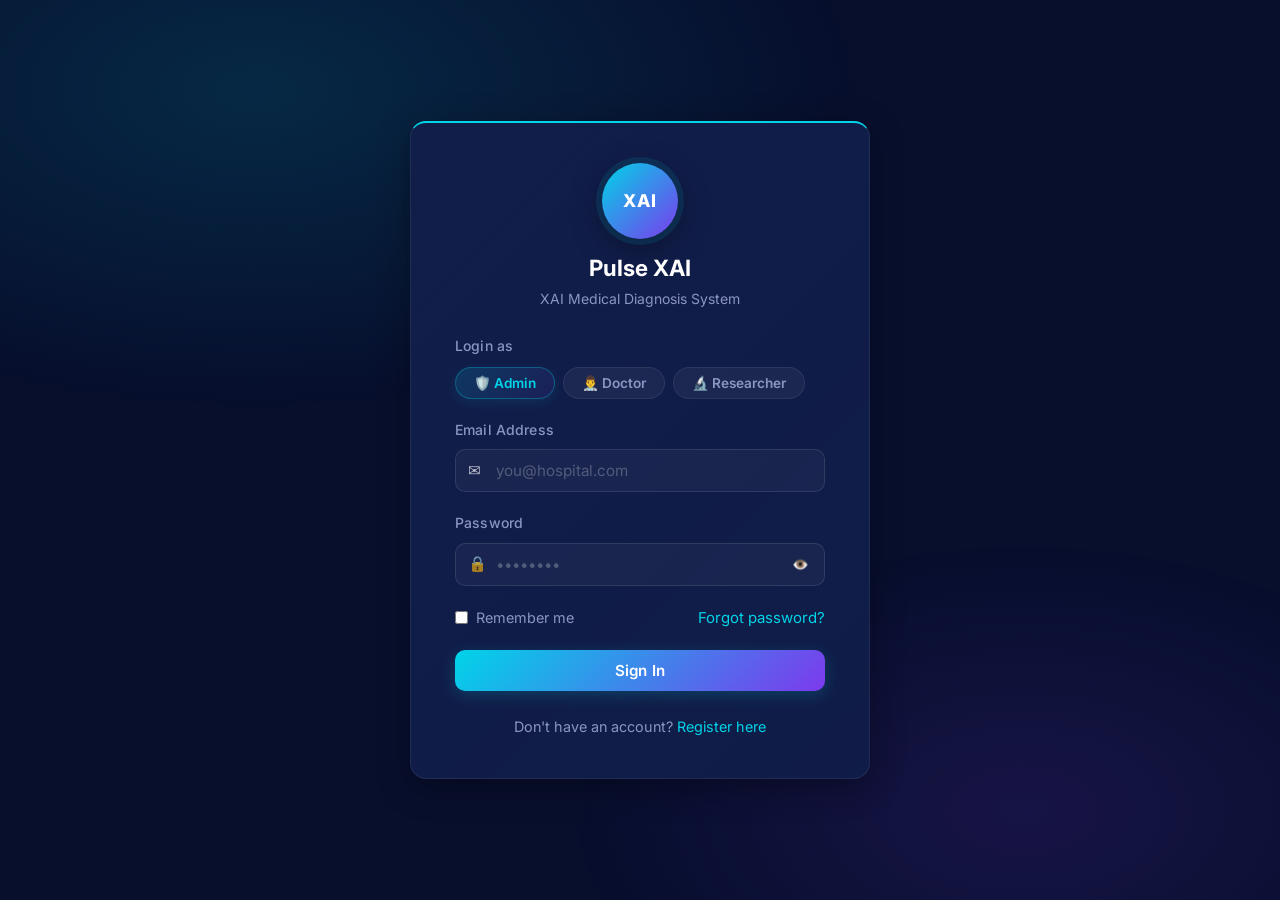
<file: frontend/index.html>
<!DOCTYPE html>
<html lang="en">
<head>
    <meta charset="UTF-8">
    <meta http-equiv="refresh" content="0; url=login.html">
    <title>Pulse XAI</title>
</head>
<body>
    <p>Redirecting to <a href="login.html">login</a>...</p>
</body>
</html>
</file>
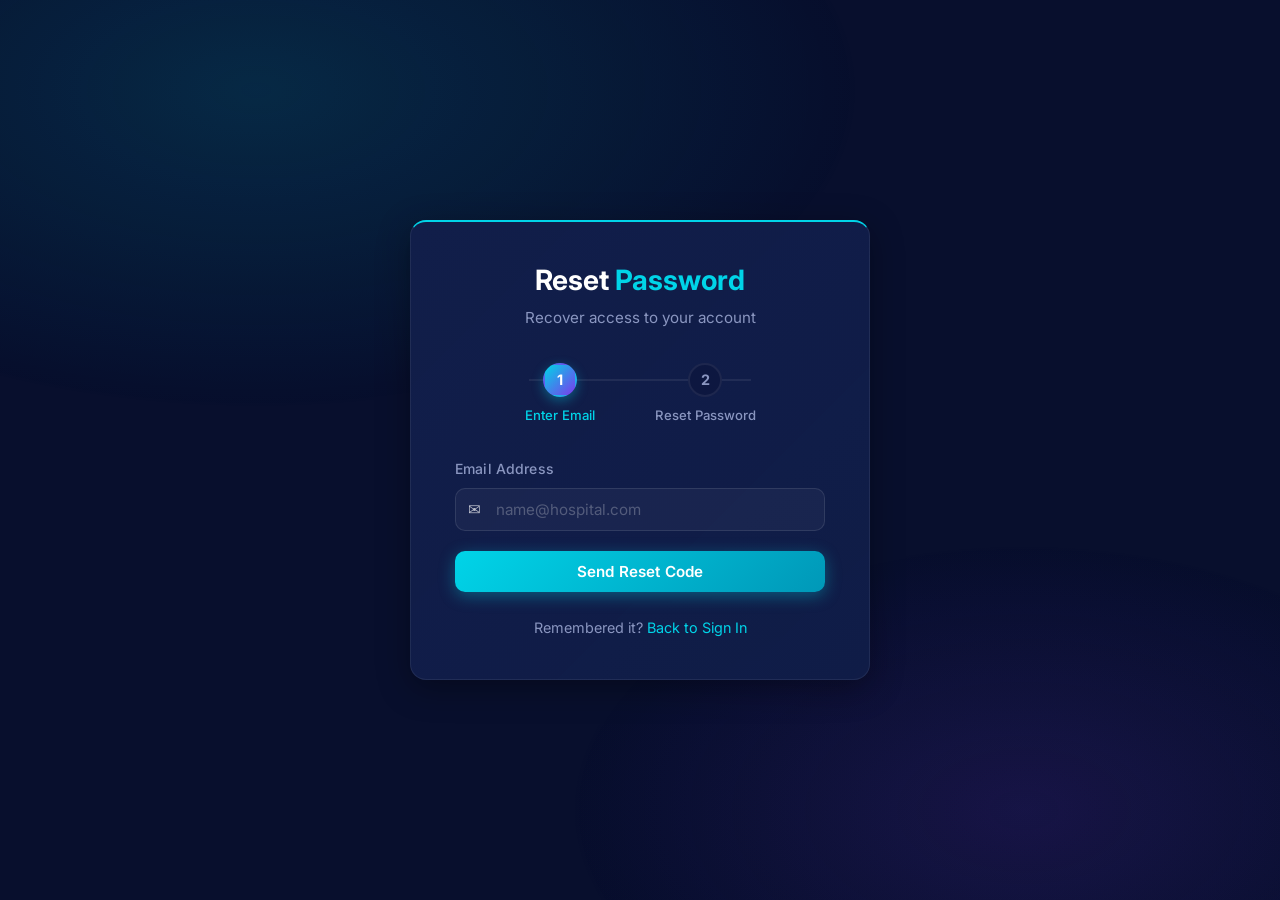
<file: frontend/forgot-password.html>
<!DOCTYPE html>
<html lang="en">
<head>
  <meta charset="UTF-8">
  <meta name="viewport" content="width=device-width, initial-scale=1.0">
  <meta name="description" content="Reset your Pulse XAI password using a one-time verification code sent to your email.">
  <title>Reset Password — Pulse XAI</title>
  <link rel="preconnect" href="https://fonts.googleapis.com">
  <link rel="preconnect" href="https://fonts.gstatic.com" crossorigin>
  <link href="https://fonts.googleapis.com/css2?family=Inter:wght@400;500;600;700;800&display=swap" rel="stylesheet">
  <link rel="stylesheet" href="css/style.css">
</head>
<body>
  <div class="auth-wrapper">
    <div class="card auth-card">

      <!-- Header -->
      <div class="auth-header">
        <h1>Reset <span class="text-cyan">Password</span></h1>
        <p>Recover access to your account</p>
      </div>

      <!-- Step Indicators -->
      <div class="wizard-steps">
        <div class="step-indicator active" id="wizForgotStep1">
          <div class="step-number">1</div>
          <span>Enter Email</span>
        </div>
        <div class="step-indicator" id="wizForgotStep2">
          <div class="step-number">2</div>
          <span>Reset Password</span>
        </div>
      </div>

      <!-- Alerts -->
      <div id="errorAlert"   class="alert alert-error   hidden" role="alert"></div>
      <div id="successAlert" class="alert alert-success hidden" role="status"></div>

      <!-- ── STEP 1: Request OTP ── -->
      <div id="forgotStep1">
        <form id="forgotFormStep1" novalidate>
          <div class="form-group">
            <label class="form-label" for="forgotEmail">Email Address</label>
            <div class="input-with-icon">
              <span class="icon">✉️</span>
              <input type="email" id="forgotEmail" class="form-control" required
                     autocomplete="email" placeholder="name@hospital.com">
            </div>
          </div>

          <button type="submit" id="forgotStep1Btn" class="btn btn-primary">
            Send Reset Code
          </button>
        </form>
      </div>

      <!-- ── STEP 2: Verify & Reset ── -->
      <div id="forgotStep2" class="hidden">
        <div class="otp-intro">
          <p>Enter the 6-digit code sent to your email, then choose a new password.</p>
          <p class="otp-hint">In development mode, check <code>history/latest_otp.json</code>.</p>
        </div>

        <form id="forgotFormStep2" novalidate>
          <div class="form-group">
            <label class="form-label" for="forgotOtp">6-Digit Reset Code</label>
            <input type="text" id="forgotOtp" class="form-control otp-input" required
                   inputmode="numeric" pattern="[0-9]{6}" maxlength="6"
                   title="6-digit code" placeholder="000000" autofocus>
          </div>

          <div class="form-group">
            <label class="form-label" for="newPassword">New Password</label>
            <div class="input-with-icon">
              <span class="icon">🔒</span>
              <input type="password" id="newPassword" class="form-control" required
                     autocomplete="new-password" minlength="8"
                     placeholder="Min. 8 characters">
            </div>
          </div>

          <div class="form-group">
            <label class="form-label" for="confirmNewPassword">Confirm New Password</label>
            <div class="input-with-icon">
              <span class="icon">🔒</span>
              <input type="password" id="confirmNewPassword" class="form-control" required
                     autocomplete="new-password" minlength="8"
                     placeholder="Repeat new password">
            </div>
          </div>

          <button type="submit" id="forgotStep2Btn" class="btn btn-primary">
            Reset Password
          </button>

          <div class="auth-link-row auth-link-row-center" style="margin-top:16px;">
            <a href="#" id="resendResetLink">Resend code</a>
            <span class="link-separator">·</span>
            <a href="#" id="backToForgotStep1">← Use a different email</a>
          </div>
        </form>
      </div>

      <div class="auth-footer">
        Remembered it? <a href="login.html">Back to Sign In</a>
      </div>
    </div>
  </div>

  <script src="js/utils.js"></script>
  <script>
    // Back to step 1
    document.getElementById('backToForgotStep1')?.addEventListener('click', (e) => {
      e.preventDefault();
      sessionStorage.removeItem('forgot_email');
      document.getElementById('forgotStep2').classList.add('hidden');
      document.getElementById('forgotStep1').classList.remove('hidden');
      document.getElementById('wizForgotStep1').classList.add('active');
      document.getElementById('wizForgotStep2').classList.remove('active');
      clearAuthAlerts();
    });
  </script>
  <script src="js/auth.js"></script>
</body>
</html>
</file>
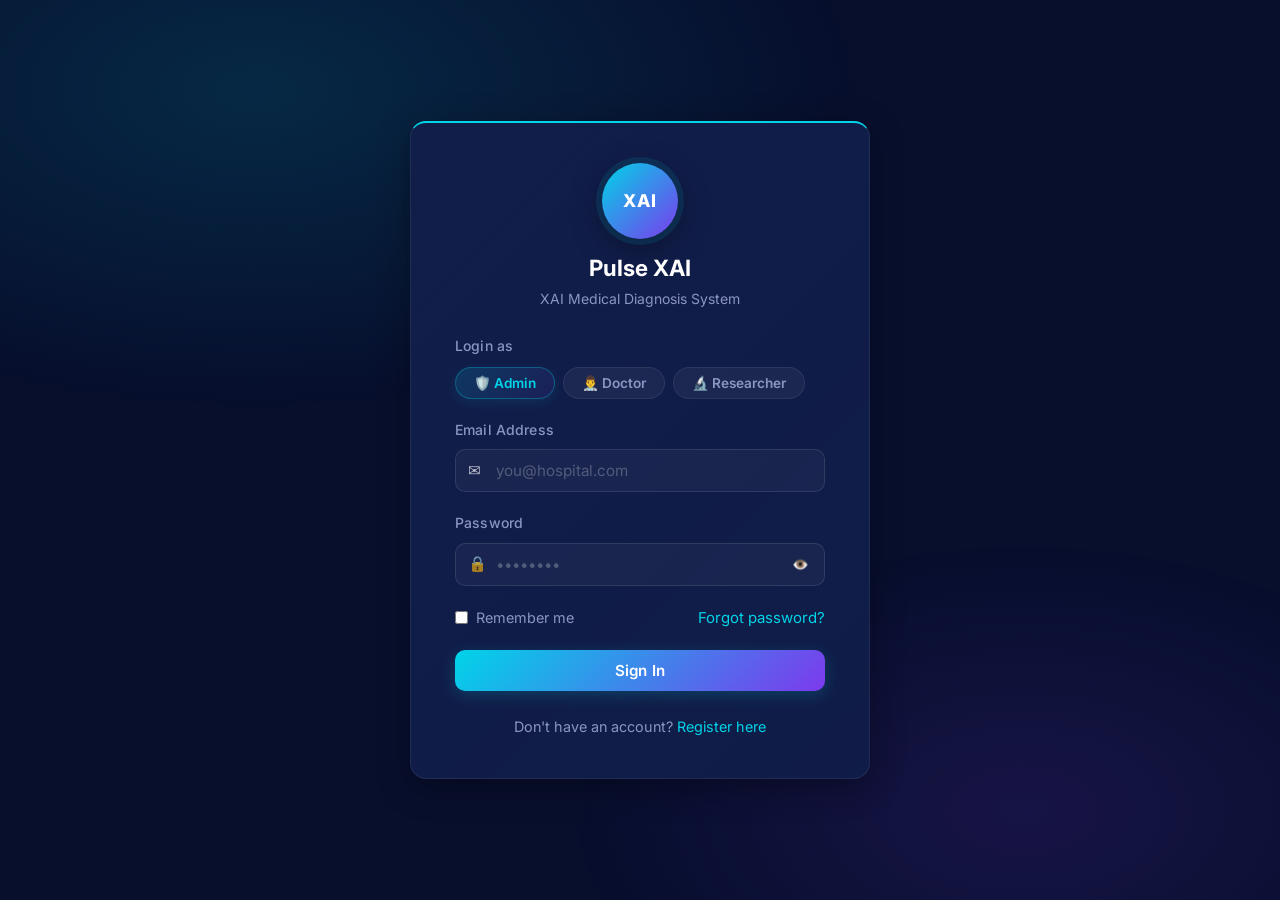
<file: frontend/login.html>
<!DOCTYPE html>
<html lang="en">
<head>
  <meta charset="UTF-8">
  <meta name="viewport" content="width=device-width, initial-scale=1.0">
  <meta name="description" content="Sign in to Pulse XAI — Explainable AI Medical Diagnosis System by Cardiff Metropolitan University / ICBT.">
  <title>Sign In — Pulse XAI</title>
  <link rel="preconnect" href="https://fonts.googleapis.com">
  <link rel="preconnect" href="https://fonts.gstatic.com" crossorigin>
  <link href="https://fonts.googleapis.com/css2?family=Inter:wght@400;500;600;700;800&display=swap" rel="stylesheet">
  <link rel="stylesheet" href="css/style.css">
</head>
<body>
  <div class="auth-wrapper">
    <div class="card auth-card login-card" style="border-top:2px solid var(--accent-cyan);">

      <!-- Brand -->
      <div class="auth-brand">
        <div class="brand-logo">XAI</div>
        <h1>Pulse XAI</h1>
        <p class="muted">XAI Medical Diagnosis System </p>
      </div>

      <!-- Alerts -->
      <div id="errorAlert"   class="alert alert-error   hidden" role="alert"></div>
      <div id="successAlert" class="alert alert-success hidden" role="status"></div>

      <!-- Login Form -->
      <form id="loginForm" novalidate autocomplete="off">

        <!-- Role Selector (above form for clarity) -->
        <div style="margin-bottom:20px;">
          <label class="form-label" style="margin-bottom:10px;">Login as</label>
          <div class="role-selector" style="justify-content:flex-start; margin-top:0; gap:8px;">
            <button type="button" data-role="admin"      class="role-btn active">🛡️ Admin</button>
            <button type="button" data-role="doctor"     class="role-btn"> 👨‍⚕️ Doctor</button>
            <button type="button" data-role="researcher" class="role-btn">🔬 Researcher</button>
          </div>
          <input type="hidden" id="selectedRole" value="admin">
        </div>

        <div class="form-group">
          <label class="form-label" for="email">Email Address</label>
          <div class="input-with-icon">
            <span class="icon">✉️</span>
            <input type="email" id="email" class="form-control" required
                   autocomplete="off" placeholder="you@hospital.com">
          </div>
        </div>

        <div class="form-group">
          <label class="form-label" for="password">Password</label>
          <div class="input-with-icon">
            <span class="icon">🔒</span>
            <input type="password" id="password" class="form-control" required
                   autocomplete="new-password" placeholder="••••••••">
            <button type="button" id="togglePassword" class="icon-btn" title="Show/hide password">👁️</button>
          </div>
        </div>

        <div class="auth-row">
          <label class="checkbox">
            <input type="checkbox" id="rememberMe"> Remember me
          </label>
          <a href="forgot-password.html">Forgot password?</a>
        </div>

        <button type="submit" id="loginBtn" class="btn btn-gradient" style="margin-top:4px;">
          Sign In
        </button>
      </form>

      <div class="auth-footer">
        Don't have an account? <a href="register.html">Register here</a>
      </div>
    </div>
  </div>

  <script src="js/utils.js"></script>
  <script src="js/auth.js"></script>
  <script>
    // Clear any leftover credentials on login page load (prevents autofill persistence after logout)
    window.addEventListener('DOMContentLoaded', () => {
      const emailEl = document.getElementById('email');
      const passwordEl = document.getElementById('password');
      if (emailEl) { emailEl.value = ''; emailEl.setAttribute('autocomplete', 'off'); }
      if (passwordEl) { passwordEl.value = ''; passwordEl.setAttribute('autocomplete', 'new-password'); }
    });
  </script>
</body>
</html>
</file>
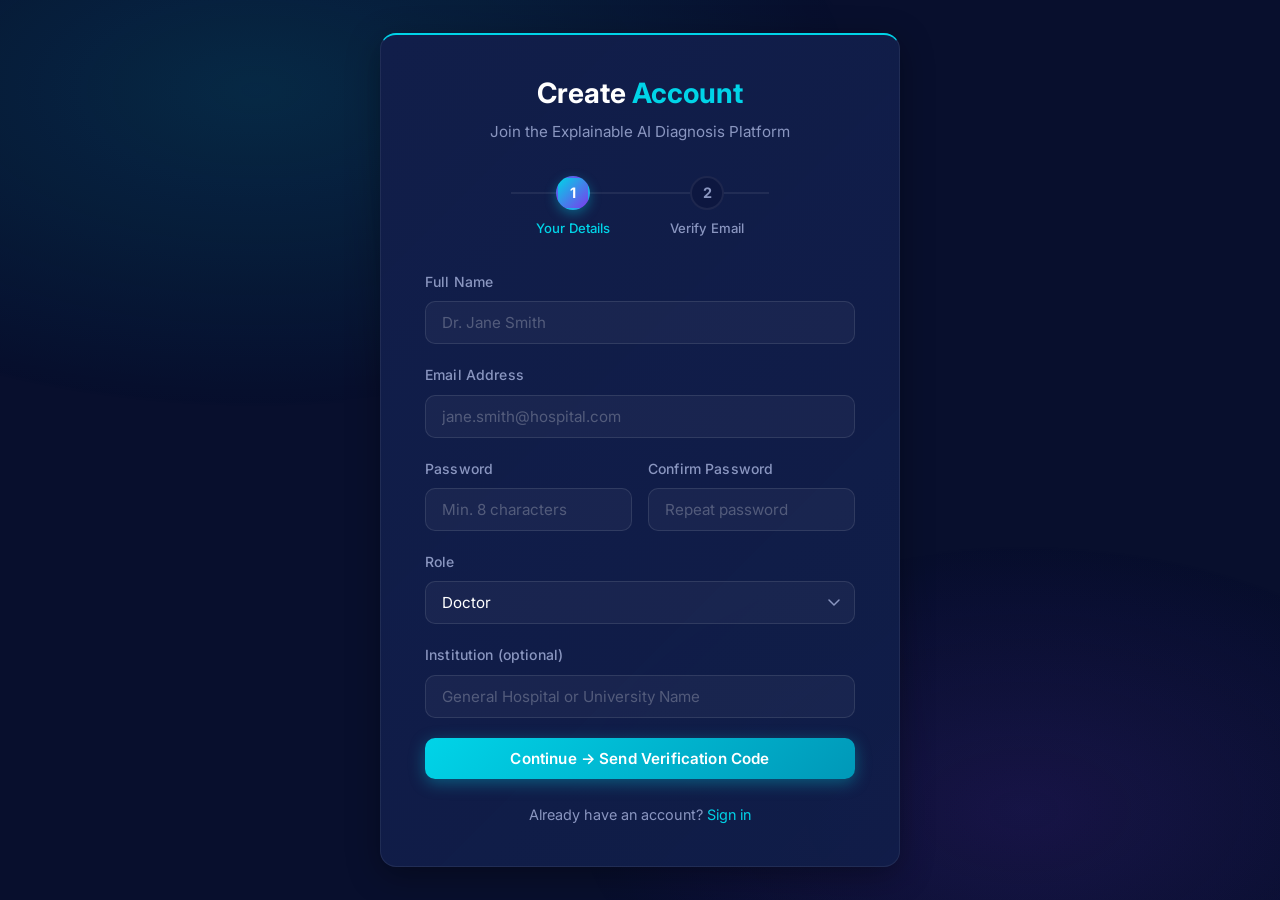
<file: frontend/register.html>
<!DOCTYPE html>
<html lang="en">
<head>
  <meta charset="UTF-8">
  <meta name="viewport" content="width=device-width, initial-scale=1.0">
  <meta name="description" content="Create a new Pulse XAI account to access the Explainable AI Medical Diagnosis Platform.">
  <title>Register — Pulse XAI</title>
  <link rel="preconnect" href="https://fonts.googleapis.com">
  <link rel="preconnect" href="https://fonts.gstatic.com" crossorigin>
  <link href="https://fonts.googleapis.com/css2?family=Inter:wght@400;500;600;700;800&display=swap" rel="stylesheet">
  <link rel="stylesheet" href="css/style.css">
</head>
<body>
  <div class="auth-wrapper">
    <div class="card auth-card auth-card-wide">

      <!-- Header -->
      <div class="auth-header">
        <h1>Create <span class="text-cyan">Account</span></h1>
        <p>Join the Explainable AI Diagnosis Platform</p>
      </div>

      <!-- Step Indicators -->
      <div class="wizard-steps">
        <div class="step-indicator active" id="wizStep1">
          <div class="step-number">1</div>
          <span>Your Details</span>
        </div>
        <div class="step-indicator" id="wizStep2">
          <div class="step-number">2</div>
          <span>Verify Email</span>
        </div>
      </div>

      <!-- Alerts -->
      <div id="errorAlert"   class="alert alert-error   hidden" role="alert"></div>
      <div id="successAlert" class="alert alert-success hidden" role="status"></div>

      <!-- ── STEP 1: Registration Details ── -->
      <div id="step1">
        <form id="registerFormStep1" novalidate>

          <div class="form-group">
            <label class="form-label" for="name">Full Name</label>
            <input type="text" id="name" class="form-control" required
                   autocomplete="name" placeholder="Dr. Jane Smith">
          </div>

          <div class="form-group">
            <label class="form-label" for="email">Email Address</label>
            <input type="email" id="email" class="form-control" required
                   autocomplete="email" placeholder="jane.smith@hospital.com">
          </div>

          <div class="form-row">
            <div class="form-group">
              <label class="form-label" for="password">Password</label>
              <input type="password" id="password" class="form-control" required
                     autocomplete="new-password" minlength="8"
                     placeholder="Min. 8 characters">
            </div>
            <div class="form-group">
              <label class="form-label" for="confirm_password">Confirm Password</label>
              <input type="password" id="confirm_password" class="form-control" required
                     autocomplete="new-password" minlength="8"
                     placeholder="Repeat password">
            </div>
          </div>

          <div class="form-group">
            <label class="form-label" for="role">Role</label>
            <select id="role" class="form-control" required>
              <option value="doctor">Doctor</option>
              <option value="admin">Administrator</option>
              <option value="researcher">Researcher</option>
            </select>
          </div>

          <div class="form-group">
            <label class="form-label" for="institution">Institution <span class="text-secondary">(optional)</span></label>
            <input type="text" id="institution" class="form-control"
                   placeholder="General Hospital or University Name">
          </div>

          <button type="submit" id="registerStep1Btn" class="btn btn-primary">
            Continue → Send Verification Code
          </button>
        </form>
      </div>

      <!-- ── STEP 2: OTP Verification ── -->
      <div id="step2" class="hidden">
        <div class="otp-intro">
          <p>We've sent a 6-digit code to <strong id="otpEmailHint"></strong>.</p>
          <p class="otp-hint">Check your inbox. In development mode, check <code>history/latest_otp.json</code>.</p>
        </div>

        <form id="registerFormStep2" novalidate>
          <div class="form-group">
            <label class="form-label" for="otp">Verification Code</label>
            <input type="text" id="otp" class="form-control otp-input" required
                   inputmode="numeric" pattern="[0-9]{6}" maxlength="6"
                   title="6-digit code" placeholder="000000" autofocus>
          </div>

          <button type="submit" id="registerStep2Btn" class="btn btn-primary">
            Verify &amp; Create Account
          </button>

          <div class="auth-link-row auth-link-row-center" style="margin-top:16px;">
            <a href="#" id="resendOtpLink">Resend code</a>
            <span class="link-separator">·</span>
            <a href="#" id="backToRegisterLink">← Back to form</a>
          </div>
        </form>
      </div>

      <div class="auth-footer">
        Already have an account? <a href="login.html">Sign in</a>
      </div>
    </div>
  </div>

  <script src="js/utils.js"></script>
  <script>
    // Back button — show step 1 again
    document.getElementById('backToRegisterLink')?.addEventListener('click', (e) => {
      e.preventDefault();
      document.getElementById('step2').classList.add('hidden');
      document.getElementById('step1').classList.remove('hidden');
      document.getElementById('wizStep1').classList.add('active');
      document.getElementById('wizStep2').classList.remove('active');
      clearAuthAlerts();
    });
  </script>
  <script src="js/auth.js"></script>
</body>
</html>
</file>
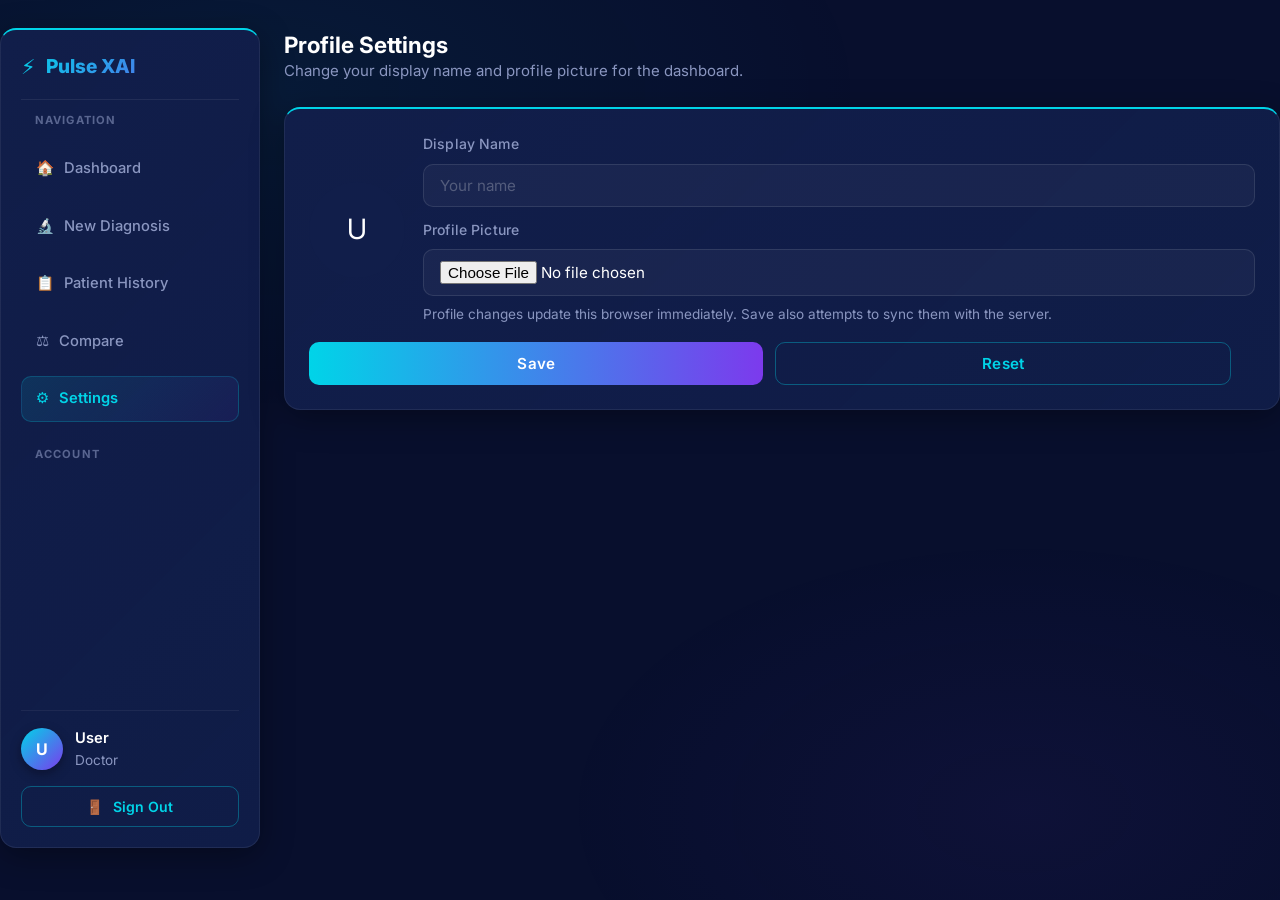
<file: frontend/settings.html>
<!DOCTYPE html>
<html lang="en">
<head>
  <meta charset="utf-8">
  <meta name="viewport" content="width=device-width,initial-scale=1">
  <title>Settings - Pulse XAI</title>
  <link href="https://fonts.googleapis.com/css2?family=Inter:wght@400;500;600;700&display=swap" rel="stylesheet">
  <link rel="stylesheet" href="css/style.css">
  <style>
    .settings-layout { gap:24px; align-items:start; }
    .settings-content { min-width:0; padding-top:2px; }
    .settings-grid { margin:24px 0 0; max-width:none; }
    .avatar-preview { width:96px; height:96px; border-radius:50%; background:var(--card-bg); display:flex; align-items:center; justify-content:center; font-size:28px; }
    @media (max-width: 768px) {
      .settings-grid > div:first-child { align-items:flex-start; flex-direction:column; }
      .settings-grid > div:last-child { flex-wrap:wrap; }
    }
  </style>
</head>
<body>
  <div class="container main-content">
    <div class="grid app-layout settings-layout">
      <aside data-include="inc/sidebar.html"></aside>
      <main class="settings-content">
        <h2>Profile Settings</h2>
      <p class="text-secondary">Change your display name and profile picture for the dashboard.</p>

      <div class="card settings-grid">
        <div style="display:flex; gap:18px; align-items:center;">
          <div id="avatarPreview" class="avatar-preview">U</div>
          <div style="flex:1">
            <label class="form-label" for="displayName">Display Name</label>
            <input id="displayName" class="form-control" placeholder="Your name">
            <div style="margin-top:12px;"><label class="form-label" for="avatarFile">Profile Picture</label><input id="avatarFile" type="file" accept="image/*" class="form-control"></div>
            <div class="small text-secondary" style="margin-top:8px">Profile changes update this browser immediately. Save also attempts to sync them with the server.</div>
          </div>
        </div>

        <div style="display:flex; gap:12px; margin-top:16px;">
          <button id="saveProfile" class="btn" style="background:linear-gradient(90deg,var(--accent-cyan),var(--accent-purple)); color:#fff">Save</button>
          <button id="resetProfile" class="btn btn-outline">Reset</button>
          <div id="saveMsg" class="small" style="margin-left:12px; color:var(--text-secondary)"></div>
        </div>
      </div>
      </main>
    </div>
  </div>

  <script src="js/utils.js"></script>
  <script src="js/settings.js"></script>
</body>
</html>
</file>
<file: frontend/css/style.css>
/* =====================================================================
   Pulse XAI — Global Design System
   ===================================================================== */

@import url('https://fonts.googleapis.com/css2?family=Inter:wght@400;500;600;700;800&display=swap');

/* ── CSS Variables ───────────────────────────────────────────────────── */
:root {
  --bg-color:        #080f2d;
  --bg-color-light:  #0d1740;
  --bg-color-card:   #111e4a;
  --card-bg:         #111e4a;   /* alias for --bg-color-card */

  --text-primary:    #ffffff;
  --text-secondary:  #8a96c0;

  --accent-cyan:     #00d4e8;
  --accent-purple:   #7c3aed;
  --accent-red:      #ef4444;
  --accent-yellow:   #f59e0b;
  --accent-green:    #10b981;

  --border-subtle:   rgba(255,255,255,0.07);
  --border-glow:     rgba(0,212,232,0.25);

  --border-radius-sm: 10px;
  --border-radius-md: 16px;
  --border-radius-lg: 24px;

  --shadow-glow:        0 4px 32px rgba(0,212,232,0.18);
  --shadow-glow-purple: 0 4px 32px rgba(124,58,237,0.18);
  --shadow-card:        0 8px 32px rgba(0,0,0,0.35);

  --font-family: 'Inter', system-ui, -apple-system, sans-serif;
  --transition:  all 0.25s cubic-bezier(0.4,0,0.2,1);
}

/* ── Reset ───────────────────────────────────────────────────────────── */
*, *::before, *::after {
  margin: 0;
  padding: 0;
  box-sizing: border-box;
}

body {
  font-family: var(--font-family);
  background-color: var(--bg-color);
  color: var(--text-primary);
  min-height: 100vh;
  display: flex;
  flex-direction: column;
  font-size: 15px;
  line-height: 1.6;
}

/* Subtle animated mesh background for all pages */
body::before {
  content: '';
  position: fixed;
  inset: 0;
  background:
    radial-gradient(ellipse 80% 60% at 20% 10%, rgba(0,212,232,0.06) 0%, transparent 60%),
    radial-gradient(ellipse 60% 50% at 80% 90%, rgba(124,58,237,0.06) 0%, transparent 60%);
  pointer-events: none;
  z-index: 0;
}

body > * { position: relative; z-index: 1; }

a {
  color: var(--accent-cyan);
  text-decoration: none;
  transition: var(--transition);
}
a:hover { color: #00eeff; }

h1, h2, h3, h4, h5, h6 {
  color: var(--text-primary);
  font-weight: 700;
  line-height: 1.3;
}

/* ── Utility Classes ─────────────────────────────────────────────────── */
.text-center   { text-align: center; }
.text-right    { text-align: right; }
.text-secondary { color: var(--text-secondary); }
.text-cyan     { color: var(--accent-cyan); }
.text-purple   { color: var(--accent-purple); }
.text-green    { color: var(--accent-green); }
.text-red      { color: var(--accent-red); }

.small  { font-size: 0.85rem; }
.muted  { color: var(--text-secondary); font-size: 0.875rem; }
.fw-700 { font-weight: 700; }

.hidden { display: none !important; }

.mb-1 { margin-bottom: 8px; }
.mb-2 { margin-bottom: 16px; }
.mb-3 { margin-bottom: 24px; }
.mb-4 { margin-bottom: 32px; }
.mt-2 { margin-top: 16px; }
.mt-3 { margin-top: 24px; }
.mt-4 { margin-top: 32px; }

.d-flex          { display: flex; }
.align-center    { align-items: center; }
.justify-between { justify-content: space-between; }
.justify-center  { justify-content: center; }
.gap-1 { gap: 8px; }
.gap-2 { gap: 16px; }
.gap-3 { gap: 24px; }
.flex-1 { flex: 1; }

/* ── Card Component ──────────────────────────────────────────────────── */
.card {
  background: linear-gradient(135deg, var(--bg-color-card) 0%, rgba(17,30,74,0.9) 100%);
  border-radius: var(--border-radius-md);
  padding: 24px;
  border: 1px solid var(--border-subtle);
  border-top: 2px solid var(--accent-cyan);
  box-shadow: var(--shadow-card);
  position: relative;
  transition: var(--transition);
  overflow: hidden;
}

.card::after {
  content: '';
  position: absolute;
  top: 0; left: 0; right: 0;
  height: 1px;
  background: linear-gradient(90deg, transparent, rgba(0,212,232,0.4), transparent);
  opacity: 0;
  transition: opacity 0.3s;
}

.card:hover { box-shadow: var(--shadow-glow); }
.card:hover::after { opacity: 1; }

.card.card-purple {
  border-top-color: var(--accent-purple);
}
.card.card-purple:hover { box-shadow: var(--shadow-glow-purple); }

.card.card-red   { border-top-color: var(--accent-red); }
.card.card-green { border-top-color: var(--accent-green); }
.card.card-yellow { border-top-color: var(--accent-yellow); }

/* ── Form Styles ─────────────────────────────────────────────────────── */
.form-group { margin-bottom: 20px; }

.form-label {
  display: block;
  margin-bottom: 8px;
  color: var(--text-secondary);
  font-size: 0.875rem;
  font-weight: 500;
  letter-spacing: 0.01em;
}

.form-control {
  width: 100%;
  padding: 11px 16px;
  background: rgba(255,255,255,0.04);
  border: 1px solid rgba(255,255,255,0.1);
  border-radius: var(--border-radius-sm);
  color: var(--text-primary);
  font-family: var(--font-family);
  font-size: 0.95rem;
  transition: var(--transition);
}
.form-control:focus {
  outline: none;
  border-color: var(--accent-cyan);
  background: rgba(0,212,232,0.04);
  box-shadow: 0 0 0 3px rgba(0,212,232,0.12);
}
.form-control::placeholder { color: rgba(255,255,255,0.25); }

select.form-control {
  cursor: pointer;
  appearance: none;
  background-image: url("data:image/svg+xml,%3Csvg xmlns='http://www.w3.org/2000/svg' width='12' height='8' viewBox='0 0 12 8'%3E%3Cpath d='M1 1l5 5 5-5' stroke='%238a96c0' stroke-width='1.5' fill='none' stroke-linecap='round'/%3E%3C/svg%3E");
  background-repeat: no-repeat;
  background-position: right 14px center;
  padding-right: 36px;
}

select.form-control option {
  background: var(--bg-color-light);
  color: var(--text-primary);
}

.form-row {
  display: grid;
  grid-template-columns: 1fr 1fr;
  gap: 16px;
}
@media (max-width: 640px) {
  .form-row { grid-template-columns: 1fr; }
}

/* ── Buttons ─────────────────────────────────────────────────────────── */
.btn {
  display: inline-flex;
  align-items: center;
  justify-content: center;
  gap: 8px;
  padding: 11px 22px;
  border-radius: var(--border-radius-sm);
  font-weight: 600;
  font-size: 0.95rem;
  cursor: pointer;
  border: none;
  transition: var(--transition);
  font-family: var(--font-family);
  white-space: nowrap;
  width: 100%;
  letter-spacing: 0.01em;
}

.btn-primary {
  background: linear-gradient(135deg, var(--accent-cyan) 0%, #0098b8 100%);
  color: #fff;
  box-shadow: 0 4px 16px rgba(0,212,232,0.35);
}
.btn-primary:hover {
  transform: translateY(-2px);
  box-shadow: 0 8px 24px rgba(0,212,232,0.5);
}
.btn-primary:active { transform: translateY(0); }
.btn-primary:disabled { opacity: 0.55; cursor: not-allowed; transform: none; }

.btn-gradient {
  background: linear-gradient(135deg, var(--accent-cyan) 0%, var(--accent-purple) 100%);
  color: #fff;
  box-shadow: 0 4px 16px rgba(0,212,232,0.2);
}
.btn-gradient:hover {
  transform: translateY(-2px);
  box-shadow: 0 8px 24px rgba(0,212,232,0.35);
}
.btn-gradient:disabled { opacity: 0.55; cursor: not-allowed; transform: none; }

.btn-outline {
  background: transparent;
  border: 1px solid rgba(0,212,232,0.35);
  color: var(--accent-cyan);
}
.btn-outline:hover {
  background: rgba(0,212,232,0.07);
  border-color: var(--accent-cyan);
}

.btn-secondary {
  background: rgba(255,255,255,0.06);
  border: 1px solid var(--border-subtle);
  color: var(--text-secondary);
}
.btn-secondary:hover { background: rgba(255,255,255,0.1); color: var(--text-primary); }

.btn-danger {
  background: linear-gradient(135deg, var(--accent-red), #c41111);
  color: #fff;
  box-shadow: 0 4px 16px rgba(239,68,68,0.25);
}
.btn-danger:hover { transform: translateY(-2px); }

/* btn without forced 100% width */
.btn-auto { width: auto; }

/* ── Layout ──────────────────────────────────────────────────────────── */
.container {
  max-width: 1280px;
  margin: 0 auto;
  padding: 0 24px;
  width: 100%;
}

.main-content {
  flex: 1;
  padding: 28px 0 48px;
}

/* ── Sidebar / App Layout ────────────────────────────────────────────── */
.app-layout {
  display: grid;
  grid-template-columns: 260px minmax(0,1fr);
  gap: 24px;
  align-items: start;
}

.sidebar-card {
  position: sticky;
  top: 24px;
  padding: 20px;
  border-radius: var(--border-radius-md);
  min-height: calc(100vh - 80px);
  display: flex;
  flex-direction: column;
}

.nav-brand {
  font-size: 1.2rem;
  font-weight: 800;
  background: linear-gradient(135deg, var(--accent-cyan), var(--accent-purple));
  -webkit-background-clip: text;
  -webkit-text-fill-color: transparent;
  background-clip: text;
  display: flex;
  align-items: center;
  gap: 10px;
  padding-bottom: 16px;
  border-bottom: 1px solid var(--border-subtle);
}

.nav-links {
  display: flex;
  flex-direction: column;
  gap: 4px;
  margin-top: 16px;
  flex: 1;
}

/* Sidebar nav items */
.nav-item, .nav-links a {
  display: flex;
  align-items: center;
  gap: 10px;
  padding: 10px 14px;
  border-radius: 10px;
  color: var(--text-secondary);
  font-weight: 500;
  font-size: 0.92rem;
  transition: var(--transition);
  text-decoration: none;
  border: 1px solid transparent;
}
.nav-item:hover, .nav-links a:hover {
  background: rgba(0,212,232,0.07);
  color: var(--text-primary);
  border-color: rgba(0,212,232,0.1);
}
.nav-item.active, .nav-links a.active {
  background: linear-gradient(135deg, rgba(0,212,232,0.12), rgba(124,58,237,0.08));
  color: var(--accent-cyan);
  border-color: rgba(0,212,232,0.2);
  font-weight: 600;
}

.nav-section-label {
  font-size: 0.7rem;
  font-weight: 700;
  letter-spacing: 0.1em;
  text-transform: uppercase;
  color: var(--text-secondary);
  opacity: 0.6;
  padding: 12px 14px 4px;
}

/* ── Alerts ──────────────────────────────────────────────────────────── */
.alert {
  padding: 12px 16px;
  border-radius: var(--border-radius-sm);
  margin-bottom: 20px;
  font-size: 0.9rem;
  display: flex;
  align-items: center;
  gap: 10px;
  animation: slideIn 0.2s ease;
}
@keyframes slideIn {
  from { opacity: 0; transform: translateY(-8px); }
  to   { opacity: 1; transform: translateY(0); }
}

.alert-error {
  background: rgba(239,68,68,0.1);
  border: 1px solid rgba(239,68,68,0.3);
  color: #fca5a5;
}
.alert-success {
  background: rgba(16,185,129,0.1);
  border: 1px solid rgba(16,185,129,0.3);
  color: #6ee7b7;
}

/* ── Auth Layout ─────────────────────────────────────────────────────── */
.auth-wrapper {
  display: flex;
  align-items: center;
  justify-content: center;
  min-height: 100vh;
  padding: 24px;
  background:
    radial-gradient(ellipse 80% 60% at 20% 10%, rgba(0,212,232,0.08) 0%, transparent 60%),
    radial-gradient(ellipse 60% 50% at 80% 90%, rgba(124,58,237,0.08) 0%, transparent 60%);
}

.auth-card {
  width: 100%;
  max-width: 460px;
  padding: 40px 44px;
  border-top: 2px solid var(--accent-cyan);
}
.auth-card-wide { max-width: 520px; }

.auth-header {
  text-align: center;
  margin-bottom: 32px;
}
.auth-header h1 { font-size: 1.75rem; margin-bottom: 8px; }
.auth-header p  { color: var(--text-secondary); font-size: 0.95rem; }

/* Login-specific brand */
.auth-brand { text-align: center; margin-bottom: 24px; }
.brand-logo {
  width: 76px;
  height: 76px;
  margin: 0 auto 14px;
  border-radius: 50%;
  display: flex;
  align-items: center;
  justify-content: center;
  font-weight: 800;
  font-size: 1.1rem;
  color: #fff;
  background: linear-gradient(135deg, var(--accent-cyan), var(--accent-purple));
  box-shadow: 0 0 0 6px rgba(0,212,232,0.1), 0 8px 32px rgba(0,0,0,0.4);
  letter-spacing: 0.05em;
}
.auth-brand h1 { font-size: 1.4rem; margin-bottom: 6px; }

.auth-footer {
  margin-top: 24px;
  text-align: center;
  color: var(--text-secondary);
  font-size: 0.9rem;
}

.auth-row {
  display: flex;
  justify-content: space-between;
  align-items: center;
  margin-bottom: 16px;
}
.checkbox {
  display: flex;
  align-items: center;
  gap: 8px;
  color: var(--text-secondary);
  font-size: 0.9rem;
  cursor: pointer;
}
.checkbox input { accent-color: var(--accent-cyan); }

/* Role selector */
.role-selector {
  display: flex;
  gap: 8px;
  justify-content: center;
  margin-top: 16px;
  flex-wrap: wrap;
}
.role-btn {
  padding: 7px 18px;
  border-radius: 999px;
  background: rgba(255,255,255,0.05);
  color: var(--text-secondary);
  border: 1px solid var(--border-subtle);
  cursor: pointer;
  font-weight: 600;
  font-size: 0.85rem;
  transition: var(--transition);
  font-family: var(--font-family);
}
.role-btn.active {
  background: linear-gradient(135deg, rgba(0,212,232,0.15), rgba(124,58,237,0.1));
  color: var(--accent-cyan);
  border-color: rgba(0,212,232,0.3);
  box-shadow: 0 4px 12px rgba(0,212,232,0.1);
}
.role-btn:hover:not(.active) {
  background: rgba(255,255,255,0.08);
  color: var(--text-primary);
}

/* Input with icon */
.input-with-icon { position: relative; }
.input-with-icon .icon {
  position: absolute;
  left: 13px;
  top: 50%;
  transform: translateY(-50%);
  font-size: 0.95rem;
  opacity: 0.7;
  pointer-events: none;
}
.input-with-icon .form-control { padding-left: 40px; }
.icon-btn {
  position: absolute;
  right: 8px;
  top: 50%;
  transform: translateY(-50%);
  background: transparent;
  border: none;
  color: var(--text-secondary);
  cursor: pointer;
  padding: 6px 8px;
  border-radius: 6px;
  transition: var(--transition);
}
.icon-btn:hover { color: var(--text-primary); }

/* OTP */
.otp-intro {
  text-align: center;
  margin-bottom: 24px;
  color: var(--text-secondary);
  font-size: 0.95rem;
  line-height: 1.6;
}
.otp-intro strong { color: var(--text-primary); }
.otp-hint { font-size: 0.82rem; margin-top: 8px; opacity: 0.85; }
.otp-input {
  text-align: center;
  font-size: 1.6rem;
  letter-spacing: 0.6rem;
  font-weight: 700;
}

.auth-link-row { text-align: right; margin-bottom: 20px; }
.auth-link-row-center { text-align: center; margin-top: 16px; }
.link-separator { color: var(--text-secondary); margin: 0 8px; }

/* Wizard steps for registration */
.wizard-steps {
  display: flex;
  justify-content: center;
  gap: 60px;
  margin-bottom: 32px;
  position: relative;
}
.wizard-steps::before {
  content: '';
  position: absolute;
  top: 16px;
  left: 20%;
  right: 20%;
  height: 2px;
  background: var(--border-subtle);
  z-index: 0;
}
.step-indicator {
  position: relative;
  z-index: 1;
  display: flex;
  flex-direction: column;
  align-items: center;
  gap: 8px;
  color: var(--text-secondary);
  font-weight: 500;
  font-size: 0.82rem;
}
.step-number {
  width: 34px;
  height: 34px;
  border-radius: 50%;
  background: var(--bg-color-light);
  border: 2px solid var(--border-subtle);
  display: flex;
  align-items: center;
  justify-content: center;
  font-weight: 700;
  font-size: 0.9rem;
  transition: var(--transition);
}
.step-indicator.active { color: var(--accent-cyan); }
.step-indicator.active .step-number {
  background: linear-gradient(135deg, var(--accent-cyan), var(--accent-purple));
  border-color: transparent;
  color: #fff;
  box-shadow: 0 4px 12px rgba(0,212,232,0.35);
}
.step-indicator.done .step-number {
  background: var(--accent-green);
  border-color: transparent;
  color: #fff;
}

/* ── Grid System ─────────────────────────────────────────────────────── */
.grid       { display: grid; gap: 24px; }
.grid-cols-2 { grid-template-columns: repeat(2, 1fr); }
.grid-cols-3 { grid-template-columns: repeat(3, 1fr); }
.grid-cols-4 { grid-template-columns: repeat(4, 1fr); }

@media (max-width: 1200px) {
  .grid-cols-4 { grid-template-columns: repeat(2, 1fr); }
}
@media (max-width: 1024px) {
  .grid-cols-3 { grid-template-columns: repeat(2, 1fr); }
  .app-layout  { grid-template-columns: 220px minmax(0,1fr); }
}
@media (max-width: 768px) {
  .grid-cols-4, .grid-cols-3, .grid-cols-2, .app-layout {
    grid-template-columns: 1fr;
  }
  .auth-card { padding: 28px 24px; }
  .sidebar-card { position: static; min-height: auto; }
}

/* ── Stat Cards ──────────────────────────────────────────────────────── */
.stat-card-number {
  font-size: 2.2rem;
  font-weight: 800;
  margin-top: 10px;
  background: linear-gradient(135deg, var(--text-primary), var(--text-secondary));
  -webkit-background-clip: text;
  -webkit-text-fill-color: transparent;
  background-clip: text;
}

.stat-card-icon {
  width: 44px;
  height: 44px;
  border-radius: 12px;
  display: flex;
  align-items: center;
  justify-content: center;
  font-size: 1.2rem;
  margin-bottom: 12px;
}
.stat-card-icon.cyan   { background: rgba(0,212,232,0.12);  }
.stat-card-icon.purple { background: rgba(124,58,237,0.12); }
.stat-card-icon.green  { background: rgba(16,185,129,0.12); }
.stat-card-icon.red    { background: rgba(239,68,68,0.12);  }
.stat-card-icon.yellow { background: rgba(245,158,11,0.12); }

/* ── Badges & Pills ──────────────────────────────────────────────────── */
.badge {
  display: inline-flex;
  align-items: center;
  padding: 4px 12px;
  border-radius: 999px;
  font-size: 0.78rem;
  font-weight: 700;
  letter-spacing: 0.02em;
}
.badge-red    { background: rgba(239,68,68,0.15); color: #fca5a5; }
.badge-yellow { background: rgba(245,158,11,0.15); color: #fcd34d; }
.badge-green  { background: rgba(16,185,129,0.15); color: #6ee7b7; }
.badge-cyan   { background: rgba(0,212,232,0.15);  color: var(--accent-cyan); }
.badge-purple { background: rgba(124,58,237,0.15); color: #a78bfa; }

.result-badge {
  padding: 5px 12px;
  border-radius: 999px;
  font-weight: 700;
  font-size: 0.82rem;
  display: inline-block;
}
.result-detected   { background: rgba(239,68,68,0.12); color: #fca5a5; border: 1px solid rgba(239,68,68,0.2); }
.result-safe       { background: rgba(16,185,129,0.12); color: #6ee7b7; border: 1px solid rgba(16,185,129,0.2); }

.risk-badge {
  padding: 5px 12px;
  border-radius: 999px;
  font-weight: 700;
  font-size: 0.82rem;
  display: inline-block;
}
.risk-high   { background: rgba(239,68,68,0.12);   color: #fca5a5; }
.risk-medium { background: rgba(245,158,11,0.12);  color: #fcd34d; }
.risk-low    { background: rgba(16,185,129,0.12);  color: #6ee7b7; }

/* Role pills (admin table) */
.role-pill {
  padding: 3px 10px;
  border-radius: 999px;
  font-size: 0.78rem;
  font-weight: 700;
  text-transform: capitalize;
}
.role-pill.admin      { background: rgba(124,58,237,0.15); color: #a78bfa; }
.role-pill.doctor     { background: rgba(0,212,232,0.12); color: var(--accent-cyan); }
.role-pill.researcher { background: rgba(16,185,129,0.12); color: #6ee7b7; }

.status-pill {
  padding: 3px 10px;
  border-radius: 999px;
  font-size: 0.78rem;
  font-weight: 700;
  text-transform: capitalize;
}
.status-pill.approved { background: rgba(16,185,129,0.12); color: #6ee7b7; }
.status-pill.suspended { background: rgba(245,158,11,0.12); color: #fcd34d; }
.status-pill.revoked   { background: rgba(239,68,68,0.12);  color: #fca5a5; }
.status-pill.pending   { background: rgba(0,212,232,0.12);  color: var(--accent-cyan); }

/* ── Table ───────────────────────────────────────────────────────────── */
.table-container { overflow-x: auto; width: 100%; border-radius: var(--border-radius-sm); }

table { width: 100%; border-collapse: collapse; }

thead tr {
  background: rgba(255,255,255,0.02);
  border-bottom: 1px solid var(--border-subtle);
}
th {
  text-align: left;
  padding: 14px 18px;
  color: var(--text-secondary);
  font-weight: 600;
  font-size: 0.82rem;
  letter-spacing: 0.06em;
  text-transform: uppercase;
  white-space: nowrap;
}
td {
  padding: 13px 18px;
  border-bottom: 1px solid rgba(255,255,255,0.03);
  vertical-align: middle;
  font-size: 0.92rem;
}
tbody tr:last-child td { border-bottom: none; }
tbody tr:hover td { background: rgba(255,255,255,0.025); }

/* ── Patient history table specifics ─────────────────────────────────── */
#historyTable { table-layout: fixed; width: 100%; min-width: 1100px; }
#historyTable th, #historyTable td {
  white-space: nowrap; overflow: hidden; text-overflow: ellipsis;
}
#historyTable th:nth-child(1), #historyTable td:nth-child(1) { width: 48px; text-align: center; }
#historyTable th:nth-child(2), #historyTable td:nth-child(2) { width: 240px; }
#historyTable th:nth-child(3), #historyTable td:nth-child(3) { width: 170px; }
#historyTable th:nth-child(4), #historyTable td:nth-child(4) { width: 110px; }
#historyTable th:nth-child(5), #historyTable td:nth-child(5) { width: 190px; }
#historyTable th:nth-child(6), #historyTable td:nth-child(6) { width: 100px; }
#historyTable th:nth-child(7), #historyTable td:nth-child(7) { width: 120px; }
#historyTable th:nth-child(8), #historyTable td:nth-child(8) { width: 110px; text-align: center; }

/* Patient cell layout */
.patient-avatar {
  width: 38px;
  height: 38px;
  border-radius: 50%;
  display: flex;
  align-items: center;
  justify-content: center;
  font-weight: 700;
  color: #fff;
  background: linear-gradient(135deg, var(--accent-cyan), var(--accent-purple));
  flex-shrink: 0;
  font-size: 0.9rem;
  box-shadow: 0 2px 8px rgba(0,0,0,0.3);
}
.patient-cell-content { display: flex; align-items: center; gap: 12px; }
.patient-name  { font-weight: 600; color: var(--text-primary); }
.patient-id    { color: var(--text-secondary); font-size: 0.8rem; }
.disease-icon  { font-size: 1rem; }

/* Confidence bar */
.confidence-bar {
  height: 8px;
  background: rgba(255,255,255,0.06);
  border-radius: 8px;
  overflow: hidden;
  width: 100px;
  display: inline-block;
  vertical-align: middle;
}
.confidence-fill {
  height: 100%;
  border-radius: 8px;
  background: linear-gradient(90deg, var(--accent-cyan), var(--accent-purple));
}
.confidence-text {
  margin-left: 8px;
  color: var(--text-secondary);
  font-weight: 600;
  font-size: 0.88rem;
  vertical-align: middle;
}

/* Pagination */
.table-pagination {
  display: flex;
  gap: 6px;
  justify-content: flex-end;
  margin-top: 18px;
}
.page-btn {
  width: 36px;
  height: 36px;
  display: inline-flex;
  align-items: center;
  justify-content: center;
  border-radius: 8px;
  background: var(--bg-color-light);
  color: var(--text-secondary);
  border: 1px solid var(--border-subtle);
  cursor: pointer;
  font-size: 0.88rem;
  transition: var(--transition);
  font-family: var(--font-family);
}
.page-btn:hover { background: rgba(0,212,232,0.08); color: var(--accent-cyan); }
.page-btn.active {
  background: linear-gradient(135deg, var(--accent-cyan), var(--accent-purple));
  color: #fff;
  border-color: transparent;
}

.view-btn {
  padding: 6px 14px;
  border-radius: 10px;
  border: 1px solid rgba(0,212,232,0.2);
  background: transparent;
  color: var(--accent-cyan);
  cursor: pointer;
  font-size: 0.85rem;
  font-weight: 600;
  transition: var(--transition);
  font-family: var(--font-family);
}
.view-btn:hover { background: rgba(0,212,232,0.08); }

.highlighted-row td { background: rgba(0,212,232,0.04); }

/* ── Modal ───────────────────────────────────────────────────────────── */
.modal-overlay {
  position: fixed;
  inset: 0;
  background: rgba(0,0,0,0.75);
  backdrop-filter: blur(6px);
  display: flex;
  align-items: center;
  justify-content: center;
  z-index: 1000;
  opacity: 0;
  pointer-events: none;
  transition: var(--transition);
}
.modal-overlay.active { opacity: 1; pointer-events: all; }

.modal-content {
  width: 100%;
  max-width: 620px;
  max-height: 90vh;
  overflow-y: auto;
  transform: translateY(24px) scale(0.97);
  transition: var(--transition);
}
.modal-overlay.active .modal-content {
  transform: translateY(0) scale(1);
}

.modal-close {
  position: absolute;
  top: 16px;
  right: 16px;
  background: rgba(255,255,255,0.06);
  border: 1px solid var(--border-subtle);
  color: var(--text-secondary);
  font-size: 1.2rem;
  cursor: pointer;
  width: 32px;
  height: 32px;
  border-radius: 8px;
  display: flex;
  align-items: center;
  justify-content: center;
  transition: var(--transition);
}
.modal-close:hover { background: rgba(239,68,68,0.1); color: var(--accent-red); }

/* ── Range Sliders ───────────────────────────────────────────────────── */
input[type=range] {
  -webkit-appearance: none;
  appearance: none;
  width: 100%;
  height: 6px;
  background: rgba(255,255,255,0.08);
  border-radius: 6px;
  outline: none;
}
input[type=range]::-webkit-slider-thumb {
  -webkit-appearance: none;
  width: 18px;
  height: 18px;
  border-radius: 50%;
  background: var(--accent-cyan);
  box-shadow: 0 2px 10px rgba(0,212,232,0.4);
  border: 2px solid rgba(8,15,45,0.7);
  cursor: pointer;
}
input[type=range]::-moz-range-thumb {
  width: 18px;
  height: 18px;
  border-radius: 50%;
  background: var(--accent-cyan);
  border: 2px solid rgba(8,15,45,0.7);
  cursor: pointer;
}

/* ── Navbar (top bar for non-app-layout pages) ───────────────────────── */
.navbar {
  display: flex;
  justify-content: space-between;
  align-items: center;
  padding: 16px 0;
  border-bottom: 1px solid var(--border-subtle);
  margin-bottom: 24px;
}

/* ── Admin specific ──────────────────────────────────────────────────── */
.status-select {
  background: var(--bg-color-light);
  border: 1px solid var(--border-subtle);
  color: var(--text-primary);
  border-radius: 8px;
  padding: 6px 10px;
  font-family: var(--font-family);
  font-size: 0.85rem;
  cursor: pointer;
}

/* ── Charts ──────────────────────────────────────────────────────────── */
#limeChart, #limeChartCanvas { max-height: 300px; }

.chart-placeholder {
  height: 200px;
  display: flex;
  align-items: center;
  justify-content: center;
  flex-direction: column;
  gap: 12px;
  color: var(--text-secondary);
  font-size: 0.9rem;
}
.chart-placeholder-icon {
  font-size: 2rem;
  opacity: 0.4;
}

/* ── Diagnosis cards ─────────────────────────────────────────────────── */
.disease-card {
  cursor: pointer;
  transition: var(--transition);
}
.disease-card:hover {
  transform: translateY(-4px);
  box-shadow: var(--shadow-glow);
}
.disease-card.active {
  border-top-color: var(--accent-purple);
  box-shadow: var(--shadow-glow-purple);
  transform: translateY(-4px);
}

/* ── What-If panel ───────────────────────────────────────────────────── */
.whatif-panel {
  background: linear-gradient(180deg, rgba(0,212,232,0.03), transparent);
  padding: 12px;
  border-radius: 12px;
}

/* ── Scrollbar (Webkit) ──────────────────────────────────────────────── */
::-webkit-scrollbar { width: 6px; height: 6px; }
::-webkit-scrollbar-track { background: transparent; }
::-webkit-scrollbar-thumb {
  background: rgba(255,255,255,0.1);
  border-radius: 6px;
}
::-webkit-scrollbar-thumb:hover { background: rgba(0,212,232,0.3); }

/* ── Loading spinner ─────────────────────────────────────────────────── */
.spinner {
  width: 28px;
  height: 28px;
  border: 3px solid rgba(0,212,232,0.15);
  border-top-color: var(--accent-cyan);
  border-radius: 50%;
  animation: spin 0.7s linear infinite;
  margin: 24px auto;
}
@keyframes spin { to { transform: rotate(360deg); } }
</file>
